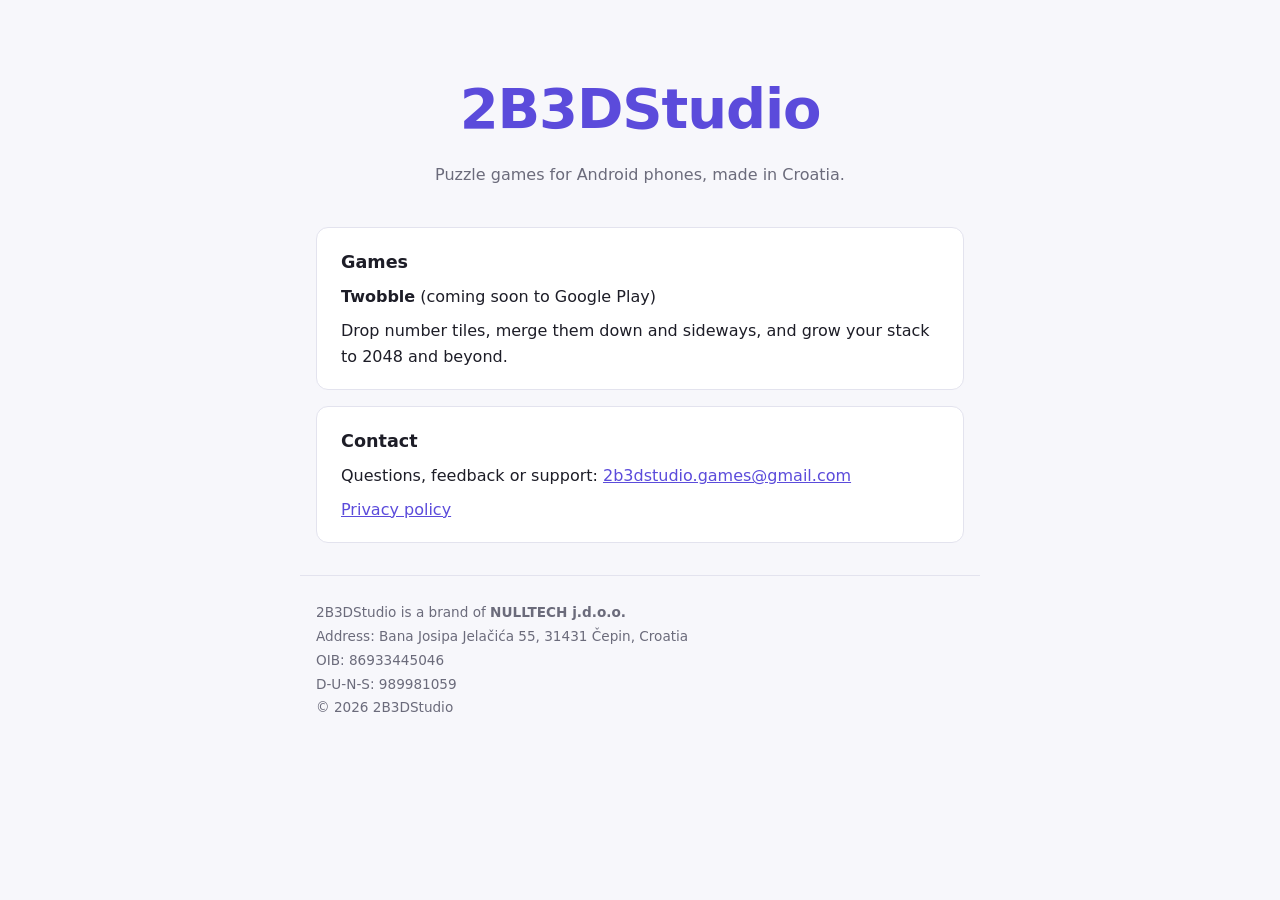
<file: index.html>
<!doctype html>
<html lang="en">
<head>
  <meta charset="utf-8">
  <meta name="viewport" content="width=device-width, initial-scale=1">
  <title>2B3DStudio</title>
  <meta name="description" content="2B3DStudio makes puzzle games for Android phones. First game: Twobble.">
  <link rel="stylesheet" href="style.css">
</head>
<body>
  <header class="hero">
    <h1>2B3DStudio</h1>
    <p class="tagline">Puzzle games for Android phones, made in Croatia.</p>
  </header>

  <main>
    <section>
      <h2>Games</h2>
      <p><strong>Twobble</strong> (coming soon to Google Play)</p>
      <p>Drop number tiles, merge them down and sideways, and grow your stack to 2048 and beyond.</p>
    </section>

    <section>
      <h2>Contact</h2>
      <p>Questions, feedback or support: <a href="mailto:2b3dstudio.games@gmail.com">2b3dstudio.games@gmail.com</a></p>
      <p><a href="privacy.html">Privacy policy</a></p>
    </section>
  </main>

  <footer>
    <p>2B3DStudio is a brand of <strong>NULLTECH j.d.o.o.</strong></p>
    <p>Address: Bana Josipa Jelačića 55, 31431 Čepin, Croatia</p>
    <p>OIB: 86933445046</p>
    <p>D-U-N-S: 989981059</p>
    <p class="muted">&copy; 2026 2B3DStudio</p>
  </footer>
</body>
</html>
</file>
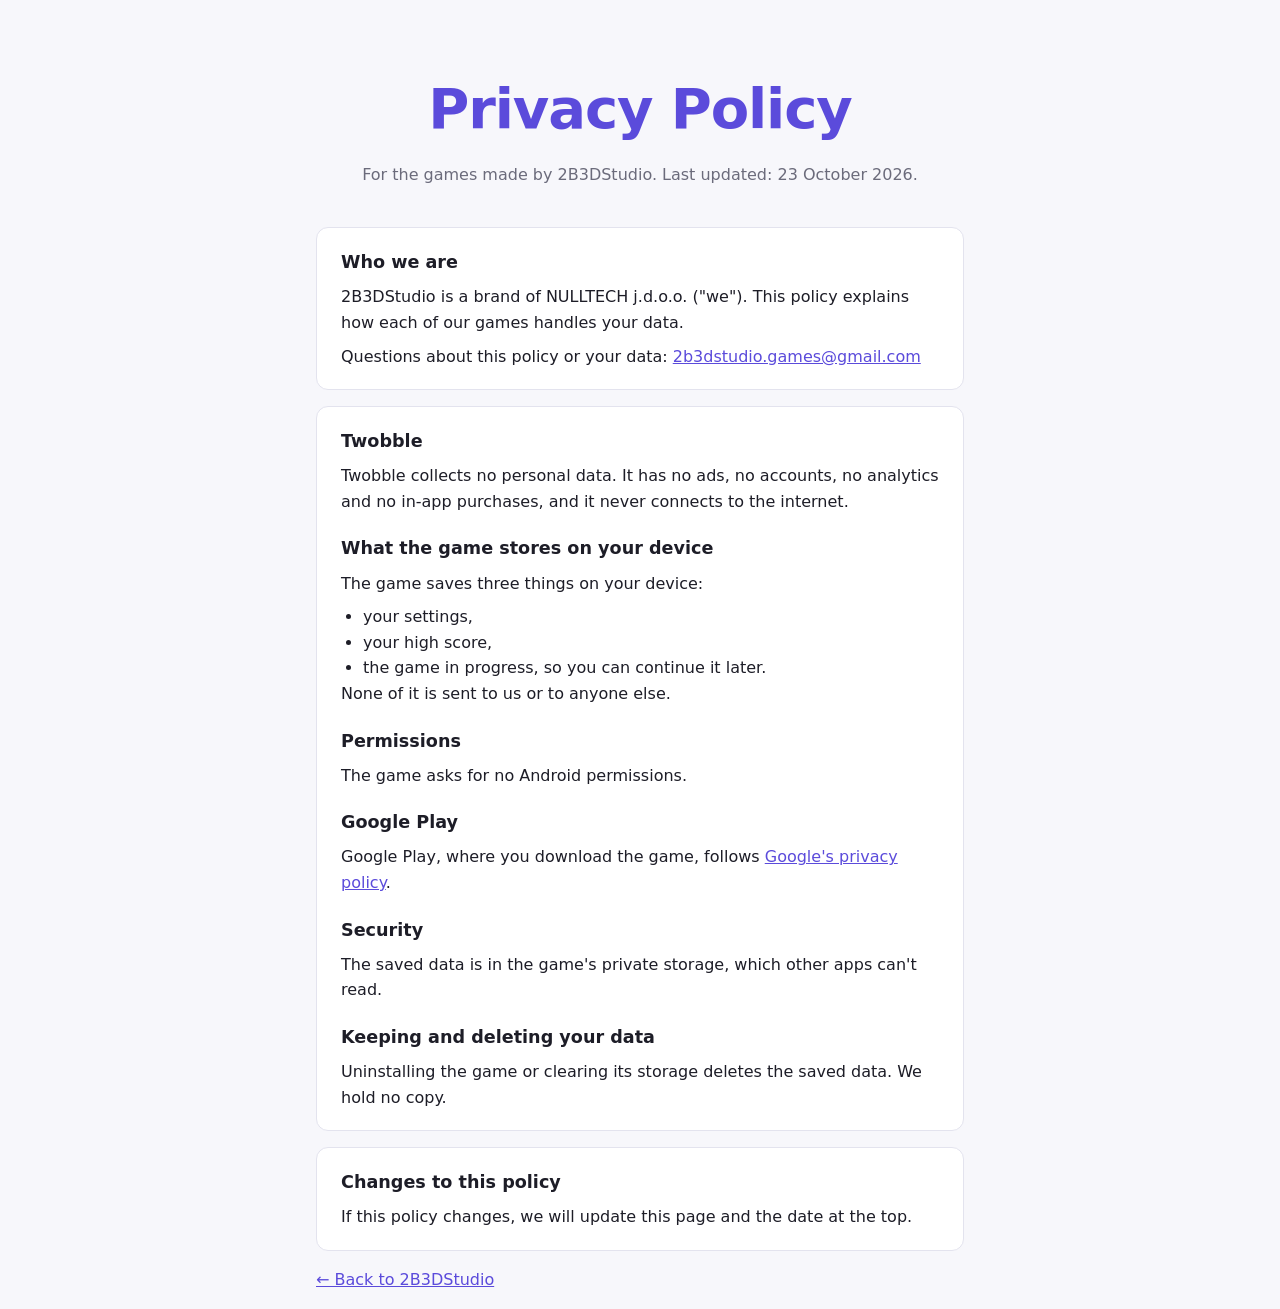
<file: privacy.html>
<!doctype html>
<html lang="en">
<head>
  <meta charset="utf-8">
  <meta name="viewport" content="width=device-width, initial-scale=1">
  <title>Privacy Policy - 2B3DStudio</title>
  <meta name="description" content="Privacy policy for the games made by 2B3DStudio, including Twobble.">
  <link rel="stylesheet" href="style.css">
</head>
<body>
  <header class="hero">
    <h1>Privacy Policy</h1>
    <p class="tagline">For the games made by 2B3DStudio. Last updated: 23 October 2026.</p>
  </header>

  <main>
    <section>
      <h2>Who we are</h2>
      <p>2B3DStudio is a brand of NULLTECH j.d.o.o. ("we"). This policy explains how each of our games handles your data.</p>
      <p>Questions about this policy or your data: <a href="mailto:2b3dstudio.games@gmail.com">2b3dstudio.games@gmail.com</a></p>
    </section>

    <section id="twobble">
      <h2>Twobble</h2>
      <p>Twobble collects no personal data. It has no ads, no accounts, no analytics and no in-app purchases, and it never connects to the internet.</p>

      <h3>What the game stores on your device</h3>
      <p>The game saves three things on your device:</p>
      <ul>
        <li>your settings,</li>
        <li>your high score,</li>
        <li>the game in progress, so you can continue it later.</li>
      </ul>
      <p>None of it is sent to us or to anyone else.</p>

      <h3>Permissions</h3>
      <p>The game asks for no Android permissions.</p>

      <h3>Google Play</h3>
      <p>Google Play, where you download the game, follows <a href="https://policies.google.com/privacy">Google's privacy policy</a>.</p>

      <h3>Security</h3>
      <p>The saved data is in the game's private storage, which other apps can't read.</p>

      <h3>Keeping and deleting your data</h3>
      <p>Uninstalling the game or clearing its storage deletes the saved data. We hold no copy.</p>
    </section>

    <section>
      <h3>Changes to this policy</h3>
      <p>If this policy changes, we will update this page and the date at the top.</p>
    </section>

    <p class="muted back"><a href="index.html">&larr; Back to 2B3DStudio</a></p>
  </main>

</body>
</html>
</file>
<file: style.css>
:root {
  --bg: #f7f7fb;
  --text: #1d1d27;
  --muted: #6b6b7b;
  --accent: #5b4bdb;
  --card: #ffffff;
  --border: #e3e3ee;
}

@media (prefers-color-scheme: dark) {
  :root {
    --bg: #14141c;
    --text: #ececf4;
    --muted: #9a9aad;
    --accent: #9d92ff;
    --card: #1d1d28;
    --border: #2c2c3a;
  }
}

* { box-sizing: border-box; }

body {
  margin: 0;
  background: var(--bg);
  color: var(--text);
  font-family: system-ui, -apple-system, "Segoe UI", Roboto, sans-serif;
  line-height: 1.6;
}

.hero {
  padding: 64px 16px 40px;
  text-align: center;
}

.hero h1 {
  margin: 0;
  font-size: clamp(2.2rem, 8vw, 3.5rem);
  letter-spacing: -0.02em;
  color: var(--accent);
}

.tagline {
  margin: 8px 0 0;
  color: var(--muted);
}

main {
  max-width: 680px;
  margin: 0 auto;
  padding: 0 16px;
}

section {
  background: var(--card);
  border: 1px solid var(--border);
  border-radius: 12px;
  padding: 20px 24px;
  margin-bottom: 16px;
}

section h2,
section h3 {
  margin: 0 0 8px;
  font-size: 1.1rem;
}

section p { margin: 0; }

section p + p,
section ul { margin-top: 8px; }

section ul { margin-bottom: 0; padding-left: 22px; }

section h3 { margin-top: 20px; }

section > :first-child { margin-top: 0; }

.back { margin: 0 0 16px; }

a { color: var(--accent); }

.muted { color: var(--muted); }

footer {
  max-width: 680px;
  margin: 32px auto 0;
  padding: 24px 16px 40px;
  border-top: 1px solid var(--border);
  font-size: 0.85rem;
  color: var(--muted);
}

footer p { margin: 2px 0; }
</file>
